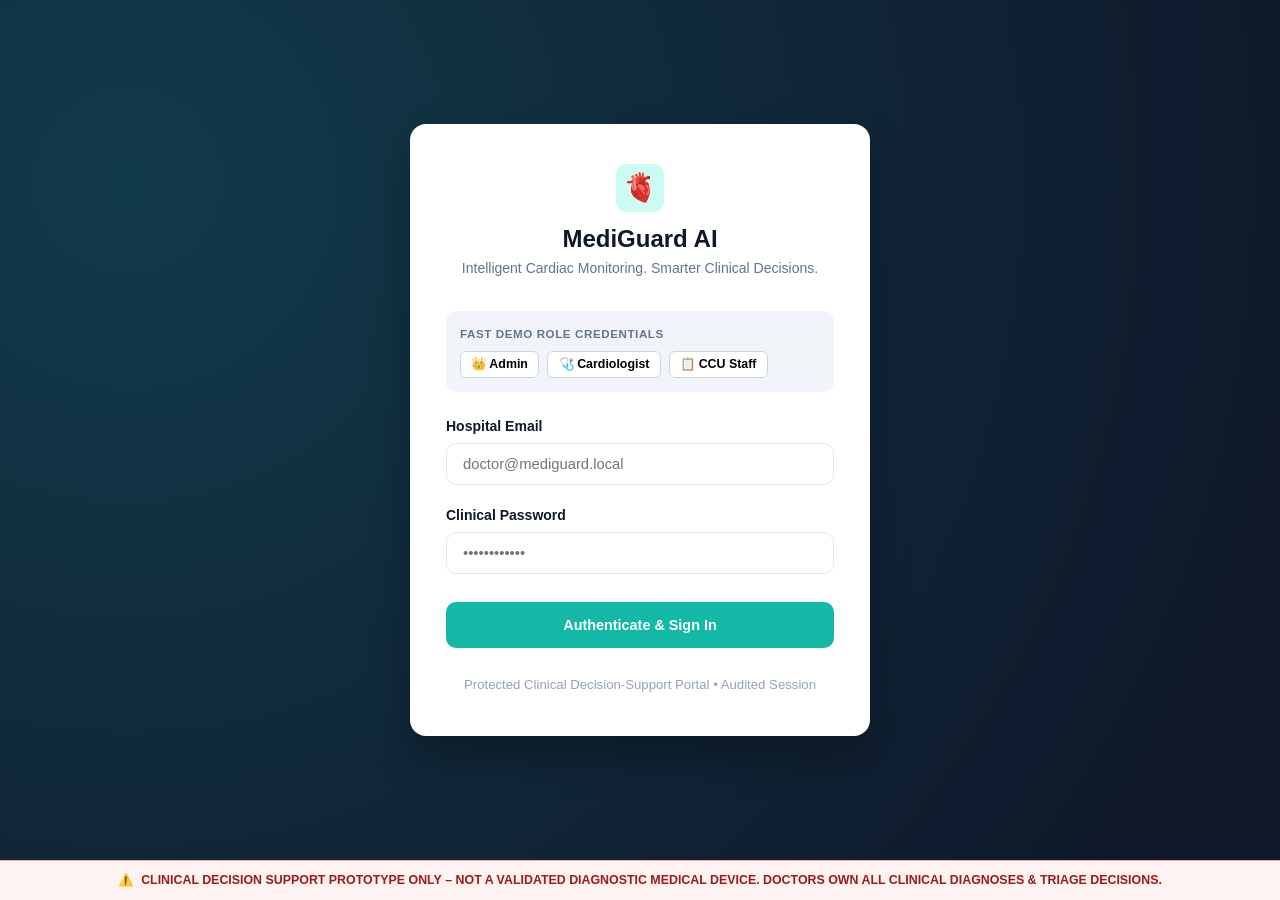
<file: frontend/index.html>
<!DOCTYPE html>
<html lang="en">
<head>
  <meta charset="UTF-8">
  <meta name="viewport" content="width=device-width, initial-scale=1.0">
  <title>MediGuard AI – Clinical Sign In</title>
  <link rel="stylesheet" href="css/theme.css">
  <style>
    .login-container {
      min-height: 100vh;
      display: flex;
      flex-direction: column;
      justify-content: space-between;
      background: radial-gradient(circle at 10% 20%, #123B4A 0%, #0F172A 90%);
    }
    .login-card-wrap {
      flex: 1;
      display: flex;
      align-items: center;
      justify-content: center;
      padding: 2rem 1rem;
    }
    .login-card {
      background: #FFFFFF;
      border-radius: var(--radius-lg);
      box-shadow: 0 20px 40px rgba(0, 0, 0, 0.3);
      width: 100%;
      max-width: 460px;
      padding: 2.5rem 2.25rem;
    }
    .login-brand {
      text-align: center;
      margin-bottom: 2rem;
    }
    .login-brand-icon {
      width: 48px;
      height: 48px;
      background-color: var(--color-teal-light);
      color: var(--color-teal-dark);
      border-radius: var(--radius-md);
      display: inline-flex;
      align-items: center;
      justify-content: center;
      font-size: 1.75rem;
      margin-bottom: 0.75rem;
    }
    .demo-pills {
      background: #F1F5F9;
      border-radius: var(--radius-md);
      padding: 0.875rem;
      margin-bottom: 1.5rem;
    }
    .demo-pill-title {
      font-size: 0.725rem;
      font-weight: 700;
      color: var(--color-text-muted);
      text-transform: uppercase;
      letter-spacing: 0.05em;
      margin-bottom: 0.5rem;
    }
    .demo-pill-group {
      display: flex;
      flex-wrap: wrap;
      gap: 0.5rem;
    }
    .demo-pill-btn {
      padding: 0.35rem 0.65rem;
      font-size: 0.775rem;
      border-radius: var(--radius-sm);
      border: 1px solid #CBD5E1;
      background: #FFFFFF;
      cursor: pointer;
      font-weight: 600;
      transition: var(--transition);
    }
    .demo-pill-btn:hover {
      border-color: var(--color-teal);
      color: var(--color-teal-dark);
    }
    .alert-error {
      background-color: var(--color-emergency-bg);
      border-left: 4px solid var(--color-emergency);
      color: #991B1B;
      padding: 0.75rem 1rem;
      border-radius: var(--radius-sm);
      font-size: 0.85rem;
      margin-bottom: 1.25rem;
      display: none;
    }
  </style>
</head>
<body>
  <div class="login-container">
    <div class="login-card-wrap">
      <div class="login-card">
        <div class="login-brand">
          <div class="login-brand-icon">🫀</div>
          <h2>MediGuard AI</h2>
          <p style="margin-top: 0.25rem; font-size: 0.875rem;">Intelligent Cardiac Monitoring. Smarter Clinical Decisions.</p>
        </div>

        <!-- Quick Demo Switcher -->
        <div class="demo-pills">
          <div class="demo-pill-title">Fast Demo Role Credentials</div>
          <div class="demo-pill-group">
            <button type="button" class="demo-pill-btn" onclick="fillCredentials('admin@mediguard.local', 'AdminPass123!')">
              👑 Admin
            </button>
            <button type="button" class="demo-pill-btn" onclick="fillCredentials('cardio1@mediguard.local', 'CardioPass123!')">
              🩺 Cardiologist
            </button>
            <button type="button" class="demo-pill-btn" onclick="fillCredentials('staff1@mediguard.local', 'StaffPass123!')">
              📋 CCU Staff
            </button>
          </div>
        </div>

        <div id="login-error" class="alert-error"></div>

        <form id="login-form">
          <div class="form-group">
            <label class="form-label" for="email">Hospital Email</label>
            <input type="email" id="email" class="form-control" placeholder="doctor@mediguard.local" required autocomplete="username">
          </div>

          <div class="form-group">
            <label class="form-label" for="password">Clinical Password</label>
            <input type="password" id="password" class="form-control" placeholder="••••••••••••" required autocomplete="current-password">
          </div>

          <button type="submit" id="btn-login" class="btn btn-teal" style="width: 100%; padding: 0.875rem; margin-top: 0.5rem;">
            <span id="btn-text">Authenticate & Sign In</span>
            <span id="btn-spinner" style="display: none;">Authenticating...</span>
          </button>
        </form>

        <div style="margin-top: 1.5rem; text-align: center;">
          <small>Protected Clinical Decision-Support Portal &bull; Audited Session</small>
        </div>
      </div>
    </div>

    <!-- Permanent Clinical Disclaimer Footer -->
    <div class="disclaimer-footer">
      ⚠️ <span><strong>CLINICAL DECISION SUPPORT PROTOTYPE ONLY</strong> – NOT A VALIDATED DIAGNOSTIC MEDICAL DEVICE. DOCTORS OWN ALL CLINICAL DIAGNOSES & TRIAGE DECISIONS.</span>
    </div>
  </div>

  <script src="js/api.js"></script>
  <script src="js/auth.js"></script>
  <script>
    // Redirect if already authenticated
    if (Auth.isAuthenticated()) {
      window.location.href = "dashboard.html";
    }

    function fillCredentials(email, pass) {
      document.getElementById("email").value = email;
      document.getElementById("password").value = pass;
    }

    const form = document.getElementById("login-form");
    const errorEl = document.getElementById("login-error");
    const btnLogin = document.getElementById("btn-login");
    const btnText = document.getElementById("btn-text");
    const btnSpinner = document.getElementById("btn-spinner");

    form.addEventListener("submit", async (e) => {
      e.preventDefault();
      errorEl.style.display = "none";
      errorEl.textContent = "";

      const email = document.getElementById("email").value.trim();
      const password = document.getElementById("password").value;

      btnLogin.disabled = true;
      btnText.style.display = "none";
      btnSpinner.style.display = "inline";

      try {
        const result = await Auth.login(email, password);
        if (result.success) {
          API.toast(`Welcome back, ${result.user.full_name}`, "success");
          setTimeout(() => {
            window.location.href = "dashboard.html";
          }, 600);
        } else {
          errorEl.textContent = result.message || "Invalid credentials. Please try again.";
          errorEl.style.display = "block";
        }
      } catch (err) {
        errorEl.textContent = err.message || "Authentication error. Check server connectivity.";
        errorEl.style.display = "block";
      } finally {
        btnLogin.disabled = false;
        btnText.style.display = "inline";
        btnSpinner.style.display = "none";
      }
    });
  </script>
</body>
</html>
</file>
<file: frontend/css/theme.css>
/* ==============================================================================
   MediGuard AI – Design System Tokens & Components
   Intelligent Cardiac Monitoring. Smarter Clinical Decisions.
   Colors: Deep Navy #123B4A, Dark Navy #0F172A, Medical Teal #14B8A6, Soft White #F8FAFC
============================================================================== */

:root {
  /* Color Palette */
  --color-primary: #123B4A;        /* Deep Navy */
  --color-primary-dark: #0F172A;   /* Dark Navy */
  --color-teal: #14B8A6;           /* Medical Teal */
  --color-teal-hover: #0D9488;
  --color-teal-light: #CCFBF1;
  --color-teal-dark: #115E59;
  --color-bg: #F8FAFC;             /* Soft White / Slate 50 */
  --color-surface: #FFFFFF;        /* Clean White Cards */
  --color-surface-hover: #F1F5F9;
  
  /* Text & Neutral Hierarchy */
  --color-text-main: #0F172A;
  --color-text-muted: #64748B;
  --color-text-light: #94A3B8;
  --color-border: #E2E8F0;
  --color-border-focus: #14B8A6;

  /* Clinical Status & Urgency Tokens */
  --color-emergency: #EF4444;      /* Stat Emergency / Code Blue */
  --color-emergency-bg: #FEE2E2;
  --color-warning: #F59E0B;        /* Urgent Review */
  --color-warning-bg: #FEF3C7;
  --color-success: #10B981;        /* Routine / Normal / Analyzed */
  --color-success-bg: #D1FAE5;
  --color-info: #3B82F6;
  --color-info-bg: #DBEAFE;

  /* Typography */
  --font-family: -apple-system, BlinkMacSystemFont, "Segoe UI", Roboto, Oxygen, Ubuntu, Cantarell, "Helvetica Neue", sans-serif;
  --font-mono: ui-monospace, SFMono-Regular, Menlo, Monaco, Consolas, monospace;
  
  /* Shadows & Radius */
  --radius-sm: 6px;
  --radius-md: 10px;
  --radius-lg: 16px;
  --radius-full: 9999px;

  --shadow-sm: 0 1px 2px 0 rgba(15, 23, 42, 0.05);
  --shadow-md: 0 4px 6px -1px rgba(15, 23, 42, 0.08), 0 2px 4px -2px rgba(15, 23, 42, 0.05);
  --shadow-lg: 0 10px 15px -3px rgba(15, 23, 42, 0.1), 0 4px 6px -4px rgba(15, 23, 42, 0.05);
  --shadow-card: 0 4px 12px rgba(18, 59, 74, 0.06);

  /* Layout */
  --sidebar-width: 260px;
  --topbar-height: 68px;
  --transition: all 0.2s cubic-bezier(0.4, 0, 0.2, 1);
}

/* Base Reset */
*, *::before, *::after {
  box-sizing: border-box;
  margin: 0;
  padding: 0;
}

html, body {
  height: 100%;
  font-family: var(--font-family);
  background-color: var(--color-bg);
  color: var(--color-text-main);
  line-height: 1.5;
  -webkit-font-smoothing: antialiased;
}

/* Typography Utilities */
h1, h2, h3, h4, h5, h6 {
  color: var(--color-primary-dark);
  font-weight: 700;
  line-height: 1.25;
}

h1 { font-size: 1.875rem; }
h2 { font-size: 1.5rem; }
h3 { font-size: 1.25rem; }
h4 { font-size: 1.125rem; }

p { color: var(--color-text-muted); font-size: 0.95rem; }
small { font-size: 0.825rem; color: var(--color-text-light); }

/* Buttons */
.btn {
  display: inline-flex;
  align-items: center;
  justify-content: center;
  gap: 0.5rem;
  font-family: inherit;
  font-size: 0.9rem;
  font-weight: 600;
  padding: 0.625rem 1.25rem;
  border-radius: var(--radius-md);
  border: 1px solid transparent;
  cursor: pointer;
  transition: var(--transition);
  text-decoration: none;
  white-space: nowrap;
}

.btn:disabled {
  opacity: 0.6;
  cursor: not-allowed;
  pointer-events: none;
}

.btn-primary {
  background-color: var(--color-primary);
  color: #FFFFFF;
}
.btn-primary:hover {
  background-color: var(--color-primary-dark);
  box-shadow: var(--shadow-sm);
}

.btn-teal {
  background-color: var(--color-teal);
  color: #FFFFFF;
}
.btn-teal:hover {
  background-color: var(--color-teal-hover);
  box-shadow: 0 4px 12px rgba(20, 184, 166, 0.3);
}

.btn-outline {
  background-color: transparent;
  border-color: var(--color-border);
  color: var(--color-text-main);
}
.btn-outline:hover {
  background-color: var(--color-surface-hover);
  border-color: var(--color-text-muted);
}

.btn-emergency {
  background: linear-gradient(135deg, #DC2626 0%, #EF4444 100%);
  color: #FFFFFF;
  font-weight: 700;
  letter-spacing: 0.025em;
  box-shadow: 0 2px 8px rgba(239, 68, 68, 0.35);
  animation: pulse-emergency 2.5s infinite;
}
.btn-emergency:hover {
  background: #B91C1C;
  box-shadow: 0 4px 12px rgba(220, 38, 38, 0.5);
}

@keyframes pulse-emergency {
  0%, 100% { box-shadow: 0 0 0 0 rgba(239, 68, 68, 0.4); }
  50% { box-shadow: 0 0 0 8px rgba(239, 68, 68, 0); }
}

.btn-sm {
  padding: 0.375rem 0.75rem;
  font-size: 0.8rem;
  border-radius: var(--radius-sm);
}

/* Cards */
.card {
  background-color: var(--color-surface);
  border: 1px solid var(--color-border);
  border-radius: var(--radius-lg);
  padding: 1.5rem;
  box-shadow: var(--shadow-card);
  transition: var(--transition);
}

.card:hover {
  border-color: #CBD5E1;
}

.card-header {
  display: flex;
  align-items: center;
  justify-content: space-between;
  margin-bottom: 1.25rem;
  padding-bottom: 0.75rem;
  border-bottom: 1px solid var(--color-border);
}

/* Inputs & Form Groups */
.form-group {
  margin-bottom: 1.25rem;
}

.form-label {
  display: block;
  font-size: 0.875rem;
  font-weight: 600;
  color: var(--color-primary-dark);
  margin-bottom: 0.375rem;
}

.form-control {
  width: 100%;
  padding: 0.75rem 1rem;
  font-size: 0.925rem;
  font-family: inherit;
  color: var(--color-text-main);
  background-color: #FFFFFF;
  border: 1.5px solid var(--color-border);
  border-radius: var(--radius-md);
  transition: var(--transition);
}

.form-control:focus {
  outline: none;
  border-color: var(--color-teal);
  box-shadow: 0 0 0 3px rgba(20, 184, 166, 0.2);
}

.form-help {
  font-size: 0.775rem;
  color: var(--color-text-light);
  margin-top: 0.25rem;
}

/* Badges */
.badge {
  display: inline-flex;
  align-items: center;
  gap: 0.25rem;
  padding: 0.25rem 0.625rem;
  font-size: 0.75rem;
  font-weight: 700;
  border-radius: var(--radius-full);
  text-transform: uppercase;
  letter-spacing: 0.05em;
}

.badge-routine { background-color: var(--color-success-bg); color: var(--color-success); }
.badge-urgent { background-color: var(--color-warning-bg); color: #B45309; }
.badge-stat { background-color: var(--color-emergency-bg); color: var(--color-emergency); }

.badge-role-admin { background-color: #EDE9FE; color: #6D28D9; }
.badge-role-cardiologist { background-color: var(--color-teal-light); color: var(--color-teal-dark); }
.badge-role-staff { background-color: var(--color-info-bg); color: #1D4ED8; }

/* Tables */
.table-responsive {
  width: 100%;
  overflow-x: auto;
  border-radius: var(--radius-md);
  border: 1px solid var(--color-border);
}

.table {
  width: 100%;
  border-collapse: collapse;
  text-align: left;
  background-color: var(--color-surface);
  font-size: 0.875rem;
}

.table th {
  background-color: #F1F5F9;
  color: var(--color-text-muted);
  font-weight: 600;
  text-transform: uppercase;
  font-size: 0.725rem;
  letter-spacing: 0.05em;
  padding: 0.875rem 1rem;
  border-bottom: 1px solid var(--color-border);
}

.table td {
  padding: 0.875rem 1rem;
  border-bottom: 1px solid var(--color-border);
  color: var(--color-text-main);
  vertical-align: middle;
}

.table tr:last-child td {
  border-bottom: none;
}

.table tr:hover td {
  background-color: #F8FAFC;
}

/* App Shell Layout */
.app-layout {
  display: flex;
  height: 100vh;
  overflow: hidden;
}

.sidebar {
  width: var(--sidebar-width);
  background-color: var(--color-primary-dark);
  color: #FFFFFF;
  display: flex;
  flex-direction: column;
  flex-shrink: 0;
  transition: var(--transition);
  z-index: 50;
}

.sidebar-header {
  height: var(--topbar-height);
  display: flex;
  align-items: center;
  padding: 0 1.5rem;
  border-bottom: 1px solid rgba(255, 255, 255, 0.08);
  gap: 0.75rem;
}

.sidebar-brand {
  font-size: 1.15rem;
  font-weight: 800;
  letter-spacing: -0.02em;
  color: #FFFFFF;
  display: flex;
  align-items: center;
  gap: 0.5rem;
}

.sidebar-nav {
  padding: 1.25rem 0.75rem;
  display: flex;
  flex-direction: column;
  gap: 0.375rem;
  flex: 1;
  overflow-y: auto;
}

.nav-link {
  display: flex;
  align-items: center;
  gap: 0.75rem;
  padding: 0.75rem 1rem;
  color: #94A3B8;
  font-size: 0.9rem;
  font-weight: 500;
  border-radius: var(--radius-md);
  text-decoration: none;
  transition: var(--transition);
}

.nav-link:hover {
  background-color: rgba(255, 255, 255, 0.05);
  color: #FFFFFF;
}

.nav-link.active {
  background-color: var(--color-teal);
  color: #FFFFFF;
  font-weight: 600;
}

.nav-link.disabled {
  opacity: 0.4;
  cursor: not-allowed;
  pointer-events: none;
}

.nav-section-title {
  font-size: 0.675rem;
  text-transform: uppercase;
  color: #64748B;
  font-weight: 700;
  letter-spacing: 0.08em;
  padding: 0.75rem 1rem 0.25rem;
}

.main-content {
  flex: 1;
  display: flex;
  flex-direction: column;
  overflow-y: auto;
  position: relative;
}

.topbar {
  height: var(--topbar-height);
  background-color: var(--color-surface);
  border-bottom: 1px solid var(--color-border);
  display: flex;
  align-items: center;
  justify-content: space-between;
  padding: 0 1.75rem;
  flex-shrink: 0;
}

.topbar-left {
  display: flex;
  align-items: center;
  gap: 1rem;
}

.topbar-right {
  display: flex;
  align-items: center;
  gap: 1rem;
}

.content-body {
  padding: 1.75rem;
  flex: 1;
}

/* Permanent Clinical Disclaimer Footer */
.disclaimer-footer {
  background-color: #FEF2F2;
  border-top: 1px solid #FCA5A5;
  color: #991B1B;
  font-size: 0.775rem;
  padding: 0.625rem 1.5rem;
  display: flex;
  align-items: center;
  justify-content: center;
  gap: 0.5rem;
  text-align: center;
  flex-shrink: 0;
  font-weight: 600;
}

/* Modals */
.modal-backdrop {
  position: fixed;
  top: 0;
  left: 0;
  right: 0;
  bottom: 0;
  background-color: rgba(15, 23, 42, 0.6);
  backdrop-filter: blur(4px);
  display: none;
  align-items: center;
  justify-content: center;
  z-index: 1000;
  padding: 1rem;
}

.modal-backdrop.show {
  display: flex;
}

.modal-dialog {
  background-color: #FFFFFF;
  border-radius: var(--radius-lg);
  max-width: 600px;
  width: 100%;
  box-shadow: 0 25px 50px -12px rgba(15, 23, 42, 0.25);
  overflow: hidden;
  animation: modal-pop 0.2s cubic-bezier(0.16, 1, 0.3, 1);
}

@keyframes modal-pop {
  0% { transform: scale(0.95); opacity: 0; }
  100% { transform: scale(1); opacity: 1; }
}

.modal-header {
  padding: 1.25rem 1.5rem;
  background-color: #F8FAFC;
  border-bottom: 1px solid var(--color-border);
  display: flex;
  align-items: center;
  justify-content: space-between;
}

.modal-header.emergency-header {
  background-color: #FEE2E2;
  border-bottom-color: #FCA5A5;
}

.modal-body {
  padding: 1.5rem;
  max-height: 75vh;
  overflow-y: auto;
}

.modal-footer {
  padding: 1rem 1.5rem;
  background-color: #F8FAFC;
  border-top: 1px solid var(--color-border);
  display: flex;
  align-items: center;
  justify-content: flex-end;
  gap: 0.75rem;
}

/* Toast Notifications */
.toast-container {
  position: fixed;
  bottom: 2rem;
  right: 2rem;
  display: flex;
  flex-direction: column;
  gap: 0.75rem;
  z-index: 2000;
}

.toast {
  background-color: var(--color-primary-dark);
  color: #FFFFFF;
  padding: 0.875rem 1.25rem;
  border-radius: var(--radius-md);
  box-shadow: var(--shadow-lg);
  display: flex;
  align-items: center;
  gap: 0.75rem;
  font-size: 0.875rem;
  min-width: 280px;
  max-width: 420px;
  border-left: 4px solid var(--color-teal);
  animation: toast-in 0.3s ease-out;
}

.toast-error { border-left-color: var(--color-emergency); }
.toast-success { border-left-color: var(--color-success); }
.toast-warning { border-left-color: var(--color-warning); }

@keyframes toast-in {
  from { transform: translateX(100%); opacity: 0; }
  to { transform: translateX(0); opacity: 1; }
}

/* Skeleton Loaders */
.skeleton {
  background: linear-gradient(90deg, #E2E8F0 25%, #F1F5F9 50%, #E2E8F0 75%);
  background-size: 200% 100%;
  animation: shimmer 1.5s infinite;
  border-radius: var(--radius-sm);
}

@keyframes shimmer {
  0% { background-position: 200% 0; }
  100% { background-position: -200% 0; }
}

/* Responsive Grid & Breakpoints */
.grid {
  display: grid;
  gap: 1.5rem;
}

.grid-cols-1 { grid-template-columns: repeat(1, minmax(0, 1fr)); }
.grid-cols-2 { grid-template-columns: repeat(2, minmax(0, 1fr)); }
.grid-cols-3 { grid-template-columns: repeat(3, minmax(0, 1fr)); }
.grid-cols-4 { grid-template-columns: repeat(4, minmax(0, 1fr)); }

/* Responsive adjustments */
/* Desktop: >= 1280px (default styles above) */

/* Tablet: <= 768px */
@media (max-width: 768px) {
  .sidebar {
    position: fixed;
    top: 0;
    bottom: 0;
    left: -260px;
    box-shadow: var(--shadow-lg);
  }
  .sidebar.open {
    left: 0;
  }
  .topbar {
    padding: 0 1rem;
  }
  .content-body {
    padding: 1rem;
  }
  .grid-cols-2, .grid-cols-3, .grid-cols-4 {
    grid-template-columns: repeat(1, minmax(0, 1fr));
  }
}

/* Tabs Navigation */
.tabs-nav {
  display: flex;
  gap: 0.5rem;
  border-bottom: 2px solid var(--color-border);
  margin-bottom: 1.25rem;
  overflow-x: auto;
  white-space: nowrap;
}

.tab-btn {
  padding: 0.625rem 1rem;
  font-family: inherit;
  font-size: 0.85rem;
  font-weight: 600;
  color: var(--color-text-muted);
  background: none;
  border: none;
  border-bottom: 3px solid transparent;
  margin-bottom: -2px;
  cursor: pointer;
  transition: var(--transition);
  display: inline-flex;
  align-items: center;
  gap: 0.35rem;
}

.tab-btn:hover {
  color: var(--color-primary-dark);
}

.tab-btn.active {
  color: var(--color-teal);
  border-bottom-color: var(--color-teal);
  font-weight: 700;
}

.tab-pane {
  display: none;
  animation: fadeIn 0.2s ease-in-out;
}

.tab-pane.active {
  display: block;
}

@keyframes fadeIn {
  from { opacity: 0; transform: translateY(4px); }
  to { opacity: 1; transform: translateY(0); }
}

/* Stepper Wizard */
.stepper-header {
  display: flex;
  justify-content: space-between;
  margin-bottom: 1.5rem;
  position: relative;
}

.step-indicator {
  display: flex;
  align-items: center;
  gap: 0.5rem;
  font-size: 0.8rem;
  font-weight: 600;
  color: var(--color-text-muted);
}

.step-indicator.active {
  color: var(--color-teal-dark);
  font-weight: 700;
}

.step-indicator.completed {
  color: var(--color-success);
}

.step-num {
  width: 24px;
  height: 24px;
  border-radius: var(--radius-full);
  background: #E2E8F0;
  display: flex;
  align-items: center;
  justify-content: center;
  font-size: 0.75rem;
}

.step-indicator.active .step-num {
  background: var(--color-teal);
  color: #FFFFFF;
}

.step-indicator.completed .step-num {
  background: var(--color-success);
  color: #FFFFFF;
}

.badge-overdue {
  background-color: #FEE2E2;
  color: #DC2626;
  border: 1px solid #FCA5A5;
}

.chart-card-wrap {
  position: relative;
  height: 240px;
  width: 100%;
}

/* Mobile: <= 375px */
@media (max-width: 375px) {
  h1 { font-size: 1.4rem; }
  .topbar {
    padding: 0 0.5rem;
  }
  .btn-emergency {
    font-size: 0.75rem;
    padding: 0.4rem 0.6rem;
  }
  .content-body {
    padding: 0.75rem;
  }
  .toast-container {
    right: 0.5rem;
    left: 0.5rem;
    bottom: 1rem;
  }
}
</file>
